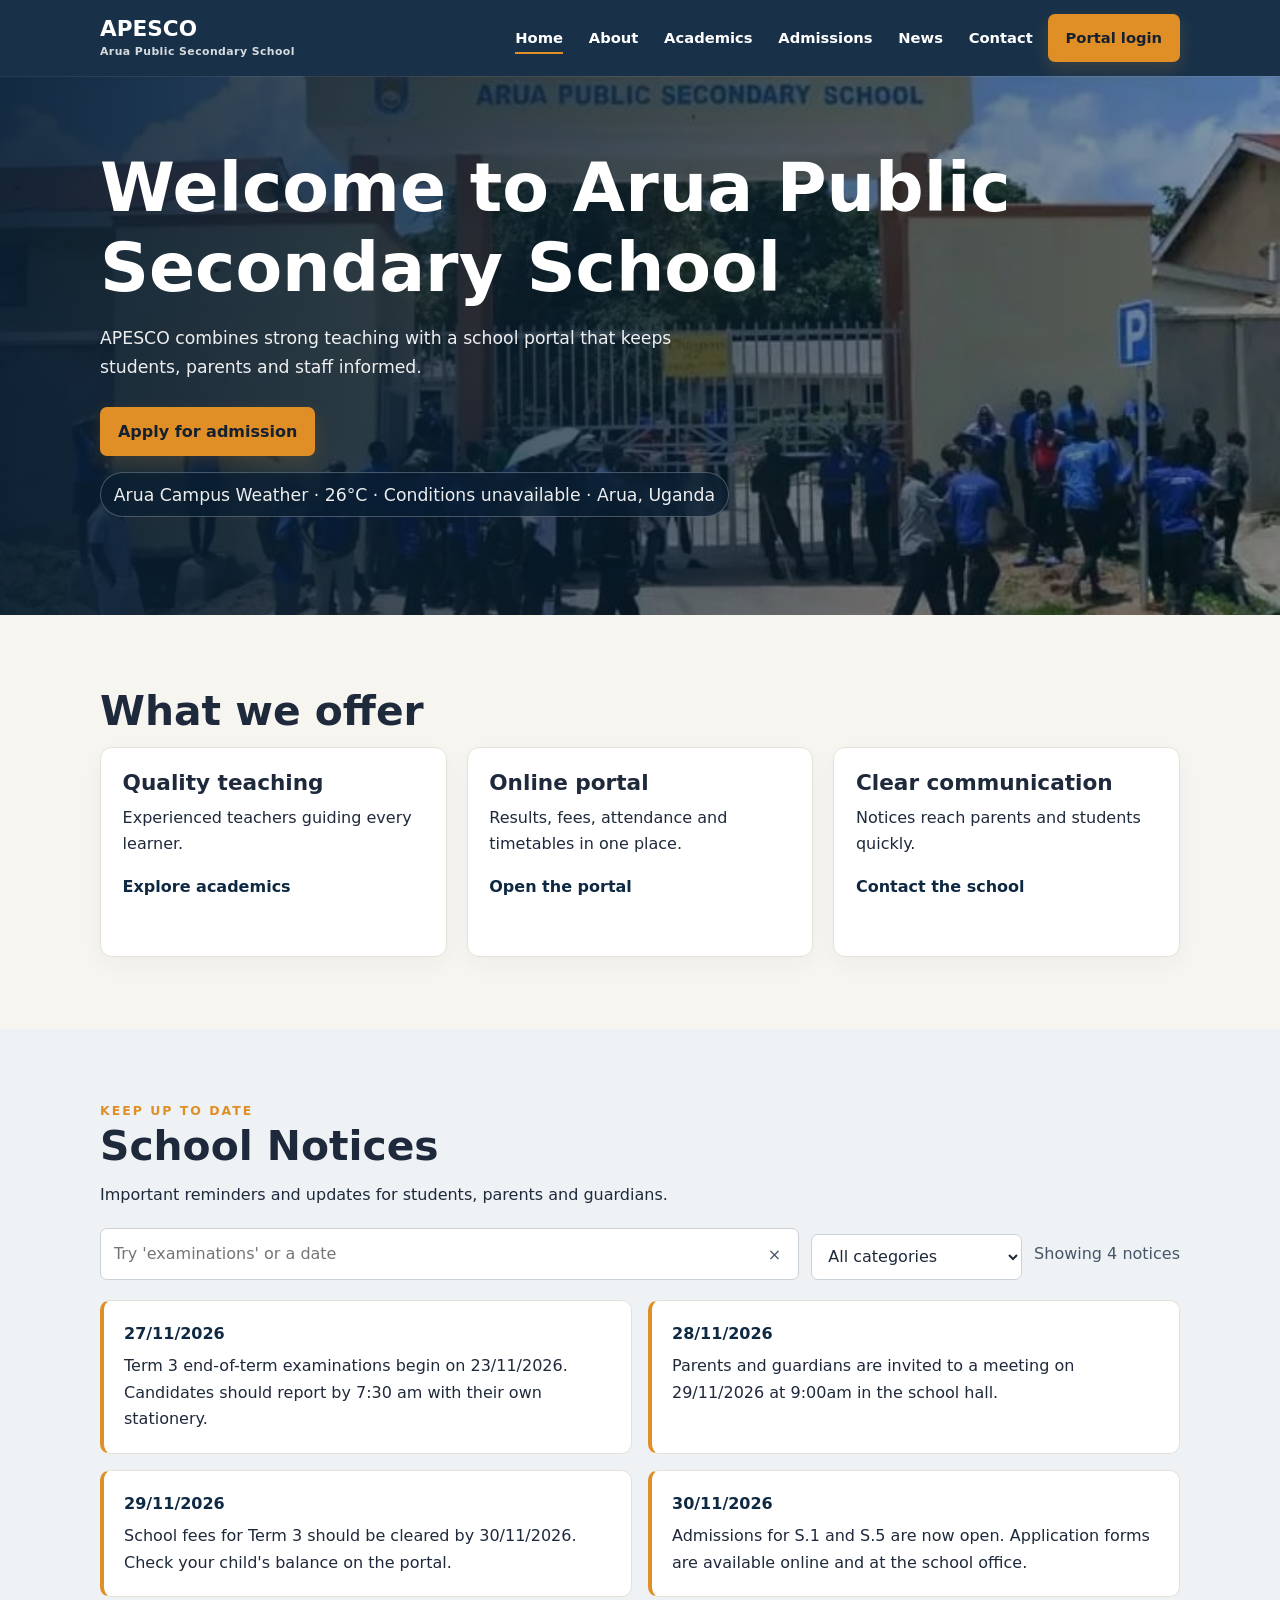
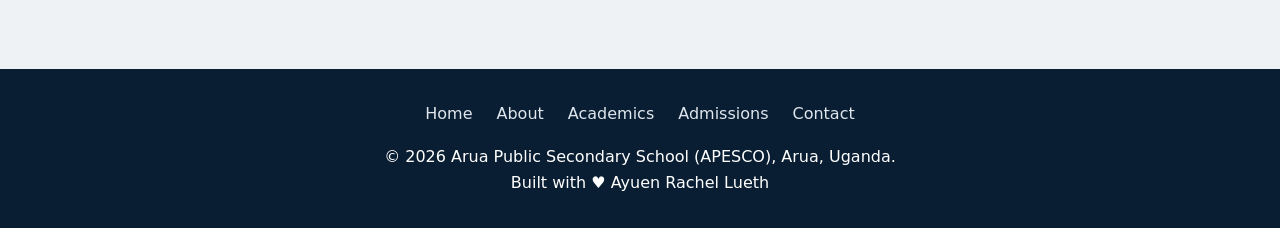
<file: index.html>
<!DOCTYPE html>
<html lang="en">
<head>
  <meta charset="UTF-8">
  <meta name="viewport" content="width=device-width, initial-scale=1">
  <title>Home | APESCO</title>
  <link rel="stylesheet" href="styles.css">
</head>
<body>
  <header class="home-header">
    <div class="wrap">
      <a class="brand" href="index.html">
        APESCO
        <small>Arua Public Secondary School</small>
      </a>
      <button
        class="menu-toggle"
        type="button"
        aria-label="Open navigation menu"
        aria-controls="home-navigation"
        aria-expanded="false"
      >
        <span></span>
        <span></span>
        <span></span>
      </button>
      <nav class="home-nav" id="home-navigation">
        <a href="index.html" class="on">Home</a>
        <a href="about.html">About</a>
        <a href="academics.html">Academics</a>
        <a href="admissions.html">Admissions</a>
        <a href="news.html">News</a>
        <a href="contact.html">Contact</a>
        <a class="btn" href="login.html">Portal login</a>
      </nav>
    </div>
  </header>

  <div class="hero home-hero">
    <div class="wrap">
      <h1>Welcome to Arua Public Secondary School</h1>
      <p>APESCO combines strong teaching with a school portal that keeps students, parents and staff informed.</p>
      <a class="btn" href="admissions.html">Apply for admission</a>
    </div>
  </div>

  <main>
    <section>
      <div class="wrap">
        <h2>What we offer</h2>
        <div class="grid">
          <a class="card offer-card" href="academics.html">
            <h3>Quality teaching</h3>
            <p>Experienced teachers guiding every learner.</p>
            <span class="card-link">Explore academics</span>
          </a>
          <a class="card offer-card" href="login.html">
            <h3>Online portal</h3>
            <p>Results, fees, attendance and timetables in one place.</p>
            <span class="card-link">Open the portal</span>
          </a>
          <a class="card offer-card" href="contact.html">
            <h3>Clear communication</h3>
            <p>Notices reach parents and students quickly.</p>
            <span class="card-link">Contact the school</span>
          </a>
        </div>
      </div>
    </section>

    <section class="notices-section">
      <div class="wrap">
        <div class="notices-heading">
          <p class="section-label">KEEP UP TO DATE</p>
          <h2>School Notices</h2>
          <p>Important reminders and updates for students, parents and guardians.</p>
        </div>
        <div class="notice-toolbar">
          <div class="search-box">
            <input id="notice-search" type="search" placeholder="Try 'examinations' or a date" aria-label="Search notices">
            <button class="clear-search" type="button" aria-label="Clear notice search" title="Clear search">×</button>
          </div>
          <select id="notice-category" aria-label="Filter notices by category">
            <option value="all">All categories</option>
            <option value="academics">Academics</option>
            <option value="parents">Parents &amp; Guardians</option>
            <option value="fees">Fees</option>
            <option value="admissions">Admissions</option>
          </select>
          <p id="notice-count" class="notice-count" aria-live="polite">Showing 4 notices</p>
        </div>
        <ul class="notices" id="school-notices">
          <li data-category="academics"><b>27/11/2026</b> Term 3 end-of-term examinations begin on 23/11/2026. Candidates should report by 7:30 am with their own stationery.</li>
          <li data-category="parents"><b>28/11/2026</b> Parents and guardians are invited to a meeting on 29/11/2026 at 9:00am in the school hall.</li>
          <li data-category="fees"><b>29/11/2026</b> School fees for Term 3 should be cleared by 30/11/2026. Check your child's balance on the portal.</li>
          <li data-category="admissions"><b>30/11/2026</b> Admissions for S.1 and S.5 are now open. Application forms are available online and at the school office.</li>
        </ul>
        <p id="notice-empty" class="notice-empty" hidden>No matching notices found</p>
      </div>
    </section>
  </main>

  <footer>
    <div class="wrap">&copy; 2026 Arua Public Secondary School(APESCO). Arua, Uganda.</div>
    <div class="wrap">Built with ❤️ Ayuen Rachel Lueth</div>
  </footer>
  <script src="js/api.js"></script>
  <script src="app.js"></script>
</body>
</html>
</file>
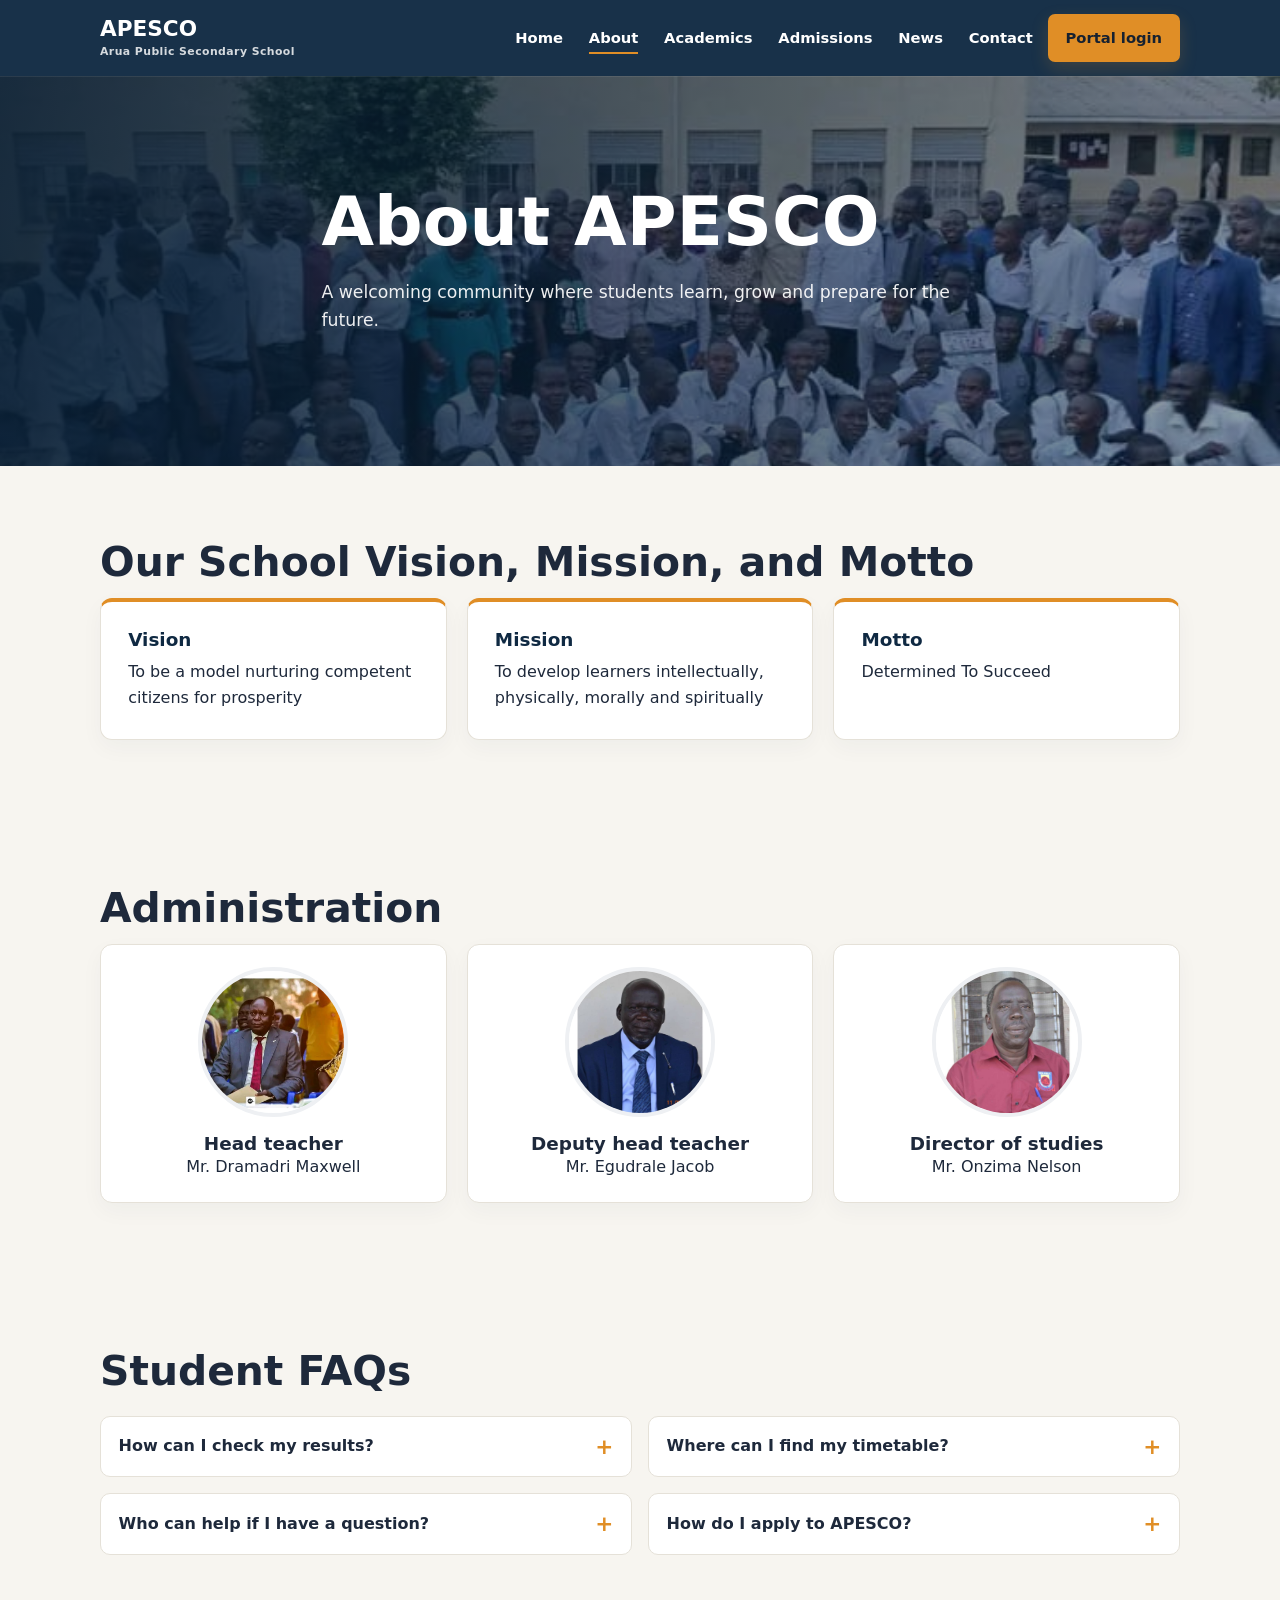
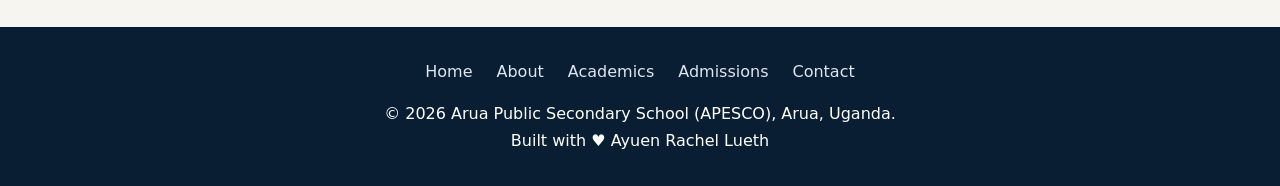
<file: about.html>
<!DOCTYPE html>
<html lang="en">
<head>
  <meta charset="UTF-8">
  <meta name="viewport" content="width=device-width, initial-scale=1">
  <title>About | APESCO</title>
  <link rel="stylesheet" href="styles.css">
</head>
<body>
<header>
  <div class="wrap">
    <a class="brand" href="index.html">APESCO<small>Arua Public Secondary School</small></a>
    <nav>
      <a href="index.html">Home</a>
      <a href="about.html" class="on">About</a>
      <a href="academics.html">Academics</a>
      <a href="admissions.html">Admissions</a>
      <a href="news.html">News</a>
      <a href="contact.html">Contact</a>
      <a class="btn" href="login.html">Portal login</a>
    </nav>
  </div>
</header>

<div class="hero about-hero">
  <div class="wrap">
    <h1>About APESCO</h1>
    <p>A welcoming community where students learn, grow and prepare for the future.</p>
  </div>
</div>
<main>
  <section>
    <div class="wrap">
      <h2>Our School Vision, Mission, and Motto</h2>
      <div class="value-grid">
        <article class="card value-card"><h3>Vision</h3><p>To be a model nurturing competent citizens for prosperity</p></article>
        <article class="card value-card"><h3>Mission</h3><p>To develop learners intellectually, physically, morally and spiritually</p></article>
        <article class="card value-card"><h3>Motto</h3><p>Determined To Succeed</p></article>
      </div>
    </div>
  </section>
  <section>
    <div class="wrap">
      <h2>Administration</h2>
      <div class="grid staff-grid">
        <div class="card staff-card">
          <img class="staff-photo" src="H.jpeg" alt="Mr. Dramadri Maxwell">
          <h3>Head teacher</h3>
          <p>Mr. Dramadri Maxwell</p>
        </div>
        <div class="card staff-card">
          <img class="staff-photo" src="DH.jpeg" alt="Mr. Egudrale Jacob">
          <h3>Deputy head teacher</h3>
          <p>Mr. Egudrale Jacob</p>
        </div>
        <div class="card staff-card">
          <img class="staff-photo" src="D.jpeg" alt="Mr. Onzima Nelson">
          <h3>Director of studies</h3>
          <p>Mr. Onzima Nelson</p>
        </div>
      </div>
    </div>
  </section>
  <section>
    <div class="wrap">
      <h2>Student FAQs</h2>
      <div class="faq-grid">
        <details class="faq-item">
          <summary>How can I check my results?</summary>
          <p>Sign in to the student portal to view your marks and grades.</p>
        </details>
        <details class="faq-item">
          <summary>Where can I find my timetable?</summary>
          <p>Your current timetable is available on your student dashboard.</p>
        </details>
        <details class="faq-item">
          <summary>Who can help if I have a question?</summary>
          <p>Speak with your class teacher or visit the school administration office.</p>
        </details>
        <details class="faq-item">
          <summary>How do I apply to APESCO?</summary>
          <p>Visit the <a href="admissions.html">Admissions page</a> for application information.</p>
        </details>
      </div>
    </div>
  </section>
</main>

<footer>
  <div class="wrap">&copy; 2026 Arua Public Secondary School (APESCO). Arua, Uganda.</div>
</footer>
<script src="app.js"></script>
</body>
</html>
</file>
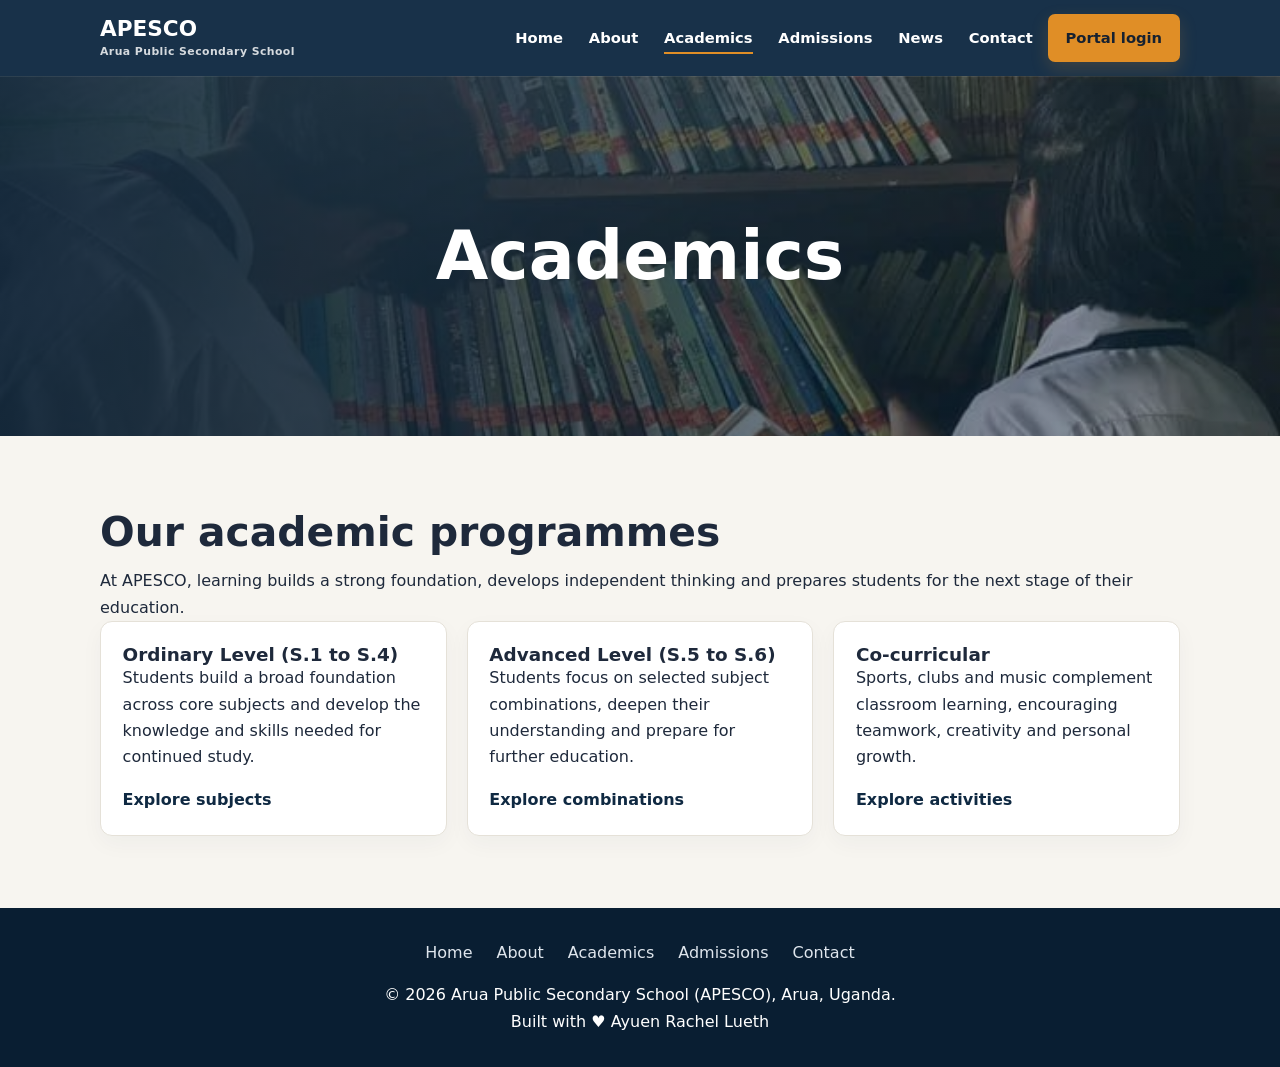
<file: academics.html>
<!DOCTYPE html>
<html lang="en">
<head>
  <meta charset="UTF-8">
  <meta name="viewport" content="width=device-width, initial-scale=1">
  <title>Academics | APESCO</title>
  <link rel="stylesheet" href="styles.css">
</head>
<body>
<header>
  <div class="wrap">
    <a class="brand" href="index.html">APESCO<small>Arua Public Secondary School</small></a>
    <nav>
      <a href="index.html">Home</a>
      <a href="about.html">About</a>
      <a href="academics.html" class="on">Academics</a>
      <a href="admissions.html">Admissions</a>
      <a href="news.html">News</a>
      <a href="contact.html">Contact</a>
      <a class="btn" href="login.html">Portal login</a>
    </nav>
  </div>
</header>

<div class="hero academics-hero">
  <div class="wrap">
    <h1>Academics</h1>
  </div>
</div>
<main>
  <section>
    <div class="wrap">
      <h2>Our academic programmes</h2>
      <p>At APESCO, learning builds a strong foundation, develops independent thinking and prepares students for the next stage of their education.</p>
      <div class="grid">
        <div class="card programme-card">
          <h3>Ordinary Level (S.1 to S.4)</h3>
          <p>Students build a broad foundation across core subjects and develop the knowledge and skills needed for continued study.</p>
          <p class="programme-preview">Explore subjects: English, Mathematics, Biology, Chemistry, Physics, Geography, History, CRE, Agriculture and Computer Studies.</p>
          <button class="programme-toggle" type="button" aria-expanded="false">Explore subjects</button>
        </div>
        <div class="card programme-card">
          <h3>Advanced Level (S.5 to S.6)</h3>
          <p>Students focus on selected subject combinations, deepen their understanding and prepare for further education.</p>
          <p class="programme-preview">Sample combinations include PEM, PCM, PCB, MEG, HED and BUM, subject to school placement and availability.</p>
          <button class="programme-toggle" type="button" aria-expanded="false">Explore combinations</button>
        </div>
        <div class="card programme-card">
          <h3>Co-curricular</h3>
          <p>Sports, clubs and music complement classroom learning, encouraging teamwork, creativity and personal growth.</p>
          <p class="programme-preview">Activities include football, athletics, netball, volleyball, music, debate, science club and community service.</p>
          <button class="programme-toggle" type="button" aria-expanded="false">Explore activities</button>
        </div>
      </div>
    </div>
  </section>
</main>

<footer>
  <div class="wrap">&copy; 2026 Arua Public Secondary School (APESCO). Arua, Uganda.</div>
</footer>
<script src="app.js"></script>
</body>
</html>
</file>
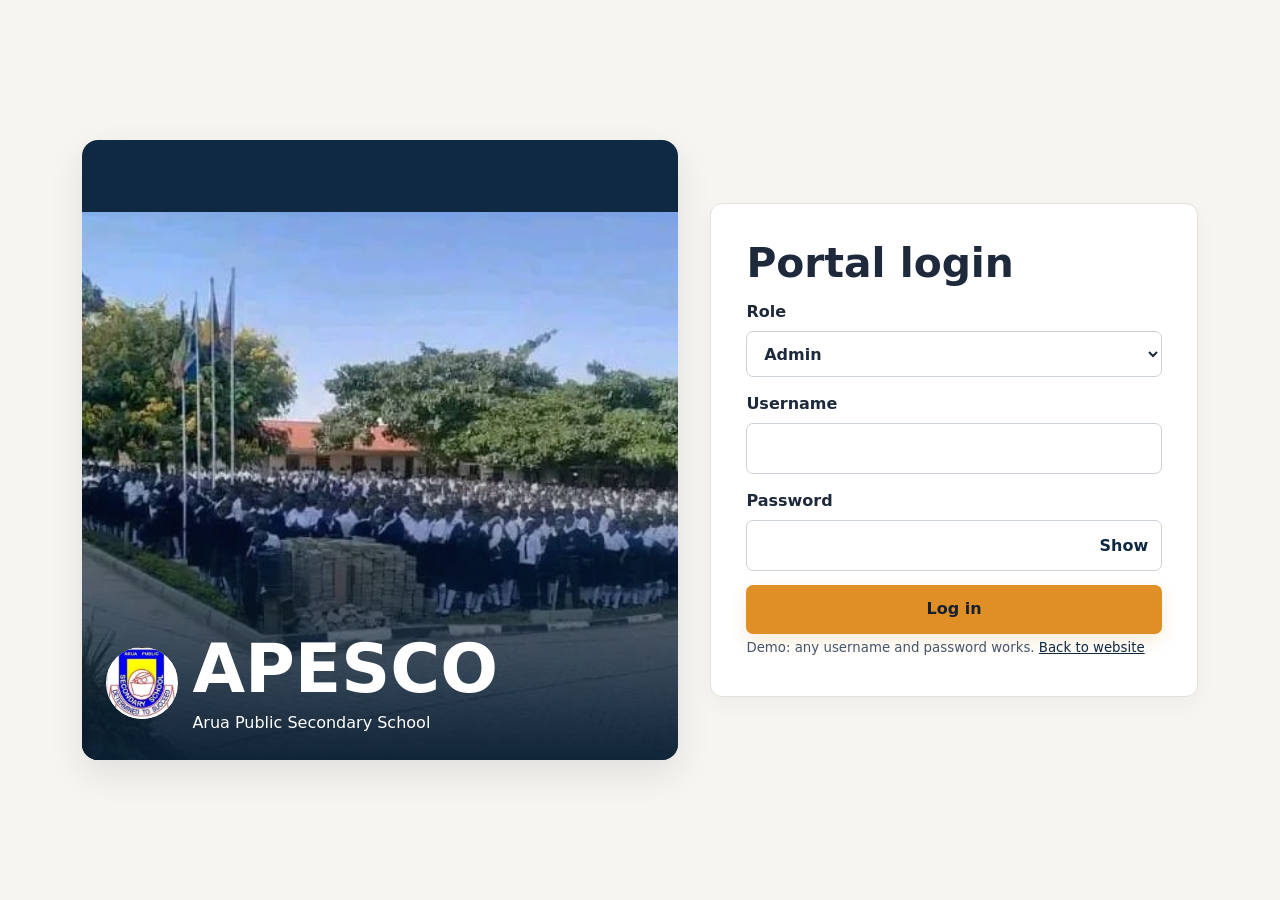
<file: admin-dashboard.html>
<!DOCTYPE html>
<html lang="en">
<head>
  <meta charset="UTF-8">
  <meta name="viewport" content="width=device-width, initial-scale=1">
  <title>Admin | APESCO Portal</title>
  <link rel="stylesheet" href="styles.css">
</head>
<body data-role="admin">
  <div class="app">
    <aside class="side">
      <h2>APESCO</h2>
      <a href="#users">Users</a>
      <a href="#notices">Notices</a>
      <a href="#records">Records</a>
      <a href="index.html">Public website</a>
    </aside>

    <main class="main">
      <header class="top">
        <h1>Admin dashboard</h1>
        <div>
          Signed in as <b class="uname"></b>
          <button class="btn" type="button" id="out">Log out</button>
        </div>
      </header>

      <div class="stats" aria-label="School summary">
        <div class="card stat"><b>842</b>Students</div>
        <div class="card stat"><b>48</b>Teachers</div>
        <div class="card stat"><b>72%</b>Fees collected</div>
      </div>

      <section aria-labelledby="users">
        <h2 id="users">Users</h2>
        <div class="tw">
          <table>
            <thead>
              <tr>
                <th scope="col">Name</th>
                <th scope="col">Role</th>
                <th scope="col">Status</th>
              </tr>
            </thead>
            <tbody>
              <tr><td>Achan Grace</td><td>Teacher</td><td>Active</td></tr>
              <tr><td>Okello James</td><td>Student</td><td>Active</td></tr>
              <tr><td>Drateru Peter</td><td>Parent</td><td>Active</td></tr>
            </tbody>
          </table>
        </div>
      </section>

      <section aria-labelledby="notices">
        <h2 id="notices">Post a notice</h2>
        <form id="nform">
          <label>
            Notice
            <input name="t" required>
          </label>
          <button class="btn" type="submit">Publish notice</button>
        </form>
        <ul id="nlist">
          <li>Term 3 exams begin next month.</li>
        </ul>
      </section>

      <section aria-labelledby="records">
        <h2 id="records">School records</h2>
        <div class="tw">
          <table>
            <thead>
              <tr>
                <th scope="col">Class</th>
                <th scope="col">Students</th>
                <th scope="col">Class teacher</th>
              </tr>
            </thead>
            <tbody>
              <tr><td>S.1</td><td>210</td><td>[Name]</td></tr>
              <tr><td>S.2</td><td>200</td><td>[Name]</td></tr>
              <tr><td>S.3</td><td>220</td><td>[Name]</td></tr>
            </tbody>
          </table>
        </div>
      </section>

      <p><small>Sample data for demonstration.</small></p>
    </main>
  </div>
  <script src="portal.js"></script>
</body>
</html>
</file>
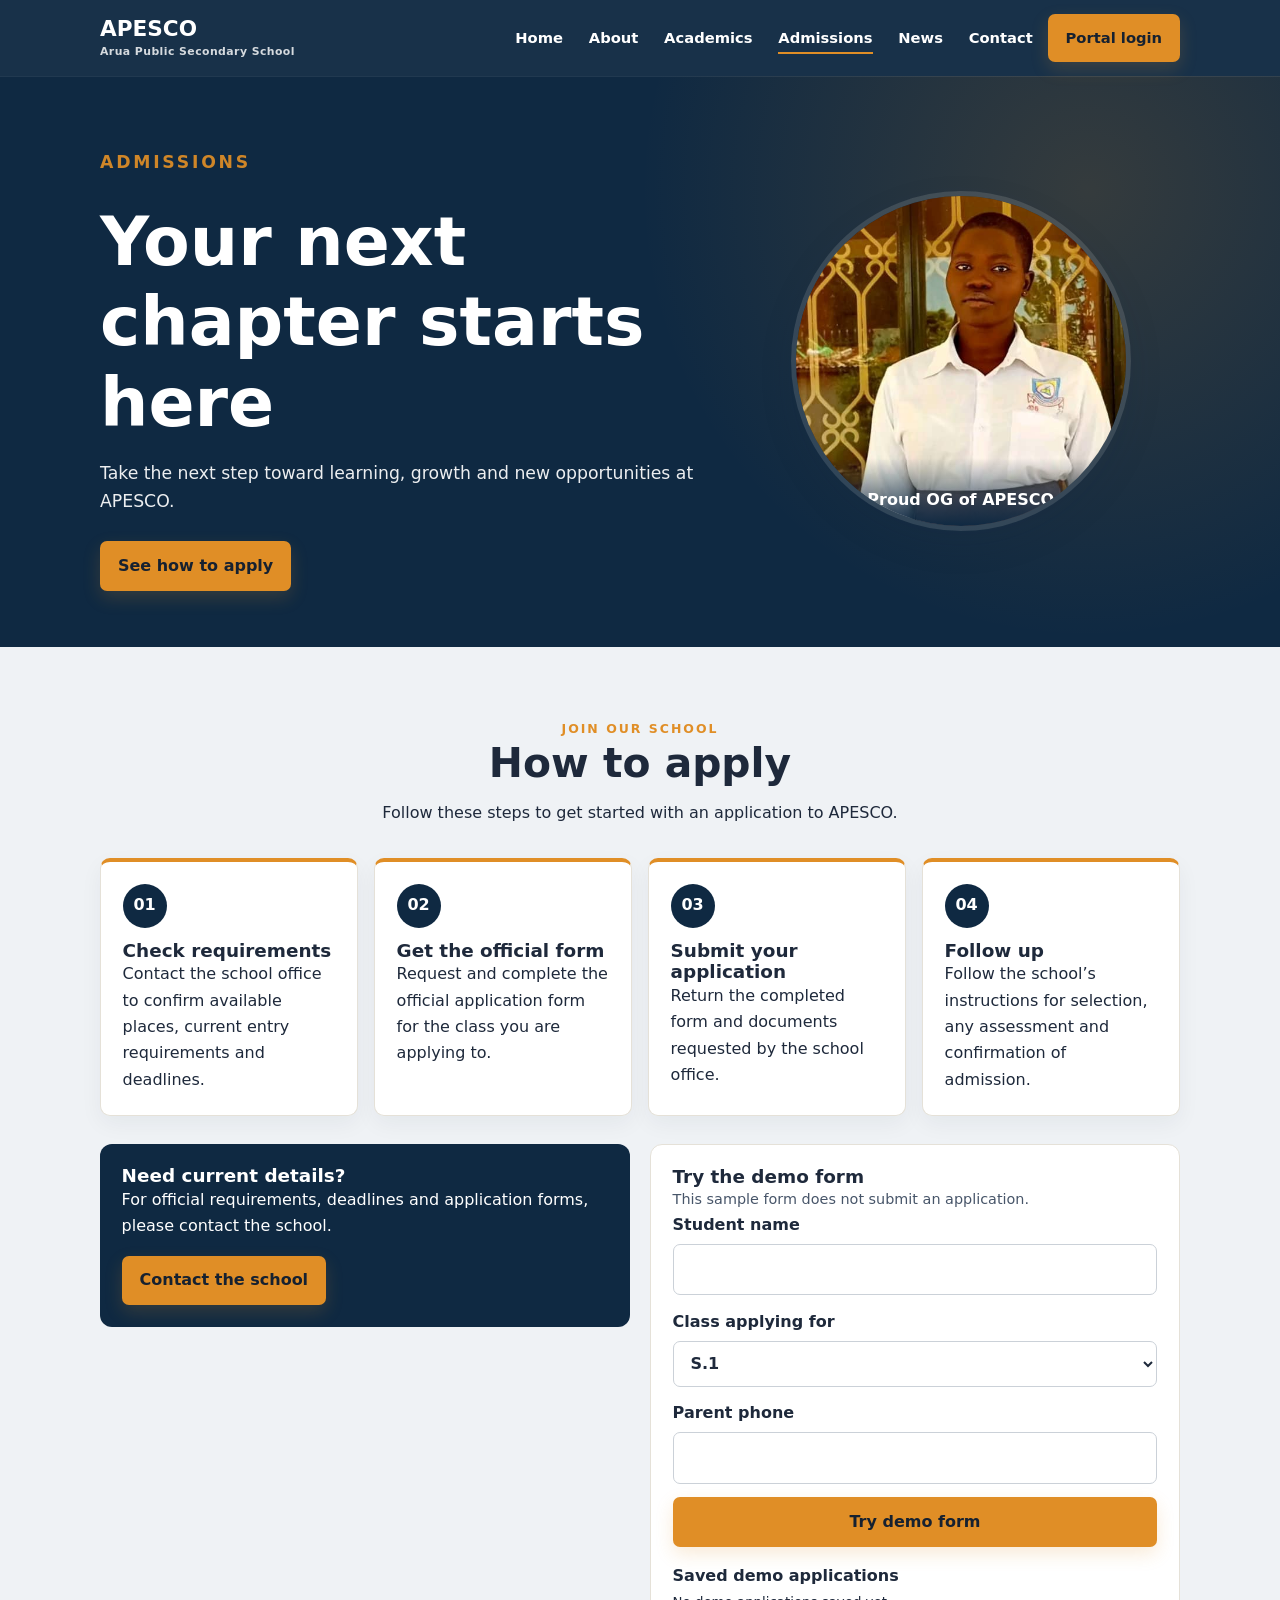
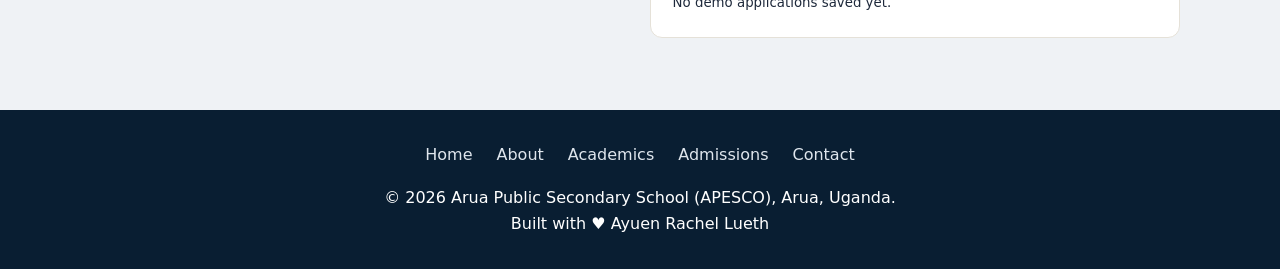
<file: admissions.html>
<!DOCTYPE html>
<html lang="en">
<head>
  <meta charset="UTF-8">
  <meta name="viewport" content="width=device-width, initial-scale=1">
  <title>Admissions | APESCO</title>
  <link rel="stylesheet" href="styles.css">
</head>
<body>
<header>
  <div class="wrap">
    <a class="brand" href="index.html">APESCO<small>Arua Public Secondary School</small></a>
    <nav>
      <a href="index.html">Home</a>
      <a href="about.html">About</a>
      <a href="academics.html">Academics</a>
      <a href="admissions.html" class="on">Admissions</a>
      <a href="news.html">News</a>
      <a href="contact.html">Contact</a>
      <a class="btn" href="login.html">Portal login</a>
    </nav>
  </div>
</header>

<div class="hero admissions-hero">
  <div class="wrap">
    <div class="admissions-hero-copy">
      <p class="section-label">ADMISSIONS</p>
      <h1>Your next chapter starts here</h1>
      <p>Take the next step toward learning, growth and new opportunities at APESCO.</p>
      <a class="btn" href="#application">See how to apply</a>
    </div>
    <figure class="admissions-hero-visual">
      <img
        class="admissions-hero-photo"
        src="A'level.jpeg"
        alt="APESCO student wearing school uniform"
      >
      <figcaption class="admissions-hero-caption">Proud OG of APESCO</figcaption>
    </figure>
  </div>
</div>
<main>
  <section class="admissions-section" id="application">
    <div class="wrap">
      <div class="admissions-heading">
        <p class="section-label">JOIN OUR SCHOOL</p>
        <h2>How to apply</h2>
        <p>Follow these steps to get started with an application to APESCO.</p>
      </div>

      <div class="admissions-layout">
        <ol class="application-steps">
          <li class="application-step">
            <span class="step-number" aria-hidden="true">01</span>
            <h3>Check requirements</h3>
            <p>Contact the school office to confirm available places, current entry requirements and deadlines.</p>
          </li>
          <li class="application-step">
            <span class="step-number" aria-hidden="true">02</span>
            <h3>Get the official form</h3>
            <p>Request and complete the official application form for the class you are applying to.</p>
          </li>
          <li class="application-step">
            <span class="step-number" aria-hidden="true">03</span>
            <h3>Submit your application</h3>
            <p>Return the completed form and documents requested by the school office.</p>
          </li>
          <li class="application-step">
            <span class="step-number" aria-hidden="true">04</span>
            <h3>Follow up</h3>
            <p>Follow the school’s instructions for selection, any assessment and confirmation of admission.</p>
          </li>
        </ol>
      </div>

      <div class="admissions-actions">
          <aside class="application-note">
            <h3>Need current details?</h3>
            <p>For official requirements, deadlines and application forms, please contact the school.</p>
            <a class="btn" href="contact.html">Contact the school</a>
          </aside>

          <div class="application-demo-card">
            <h3>Try the demo form</h3>
            <p>This sample form does not submit an application.</p>
            <form class="application-demo" data-demo>
              <label>
                Student name
                <input name="student" required>
              </label>
              <label>
                Class applying for
                <select name="class">
                  <option>S.1</option>
                  <option>S.2</option>
                  <option>S.3</option>
                  <option>S.5</option>
                </select>
              </label>
              <label>
                Parent phone
                <input name="phone" type="tel" required>
              </label>
              <button class="btn" type="submit">Try demo form</button>
            </form>
        </div>
      </div>
    </div>
  </section>
</main>

<footer>
  <div class="wrap">&copy; 2026 Arua Public Secondary School (APESCO). Arua, Uganda.</div>
</footer>
<script src="js/api.js"></script>
<script src="app.js"></script>
</body>
</html>
</file>
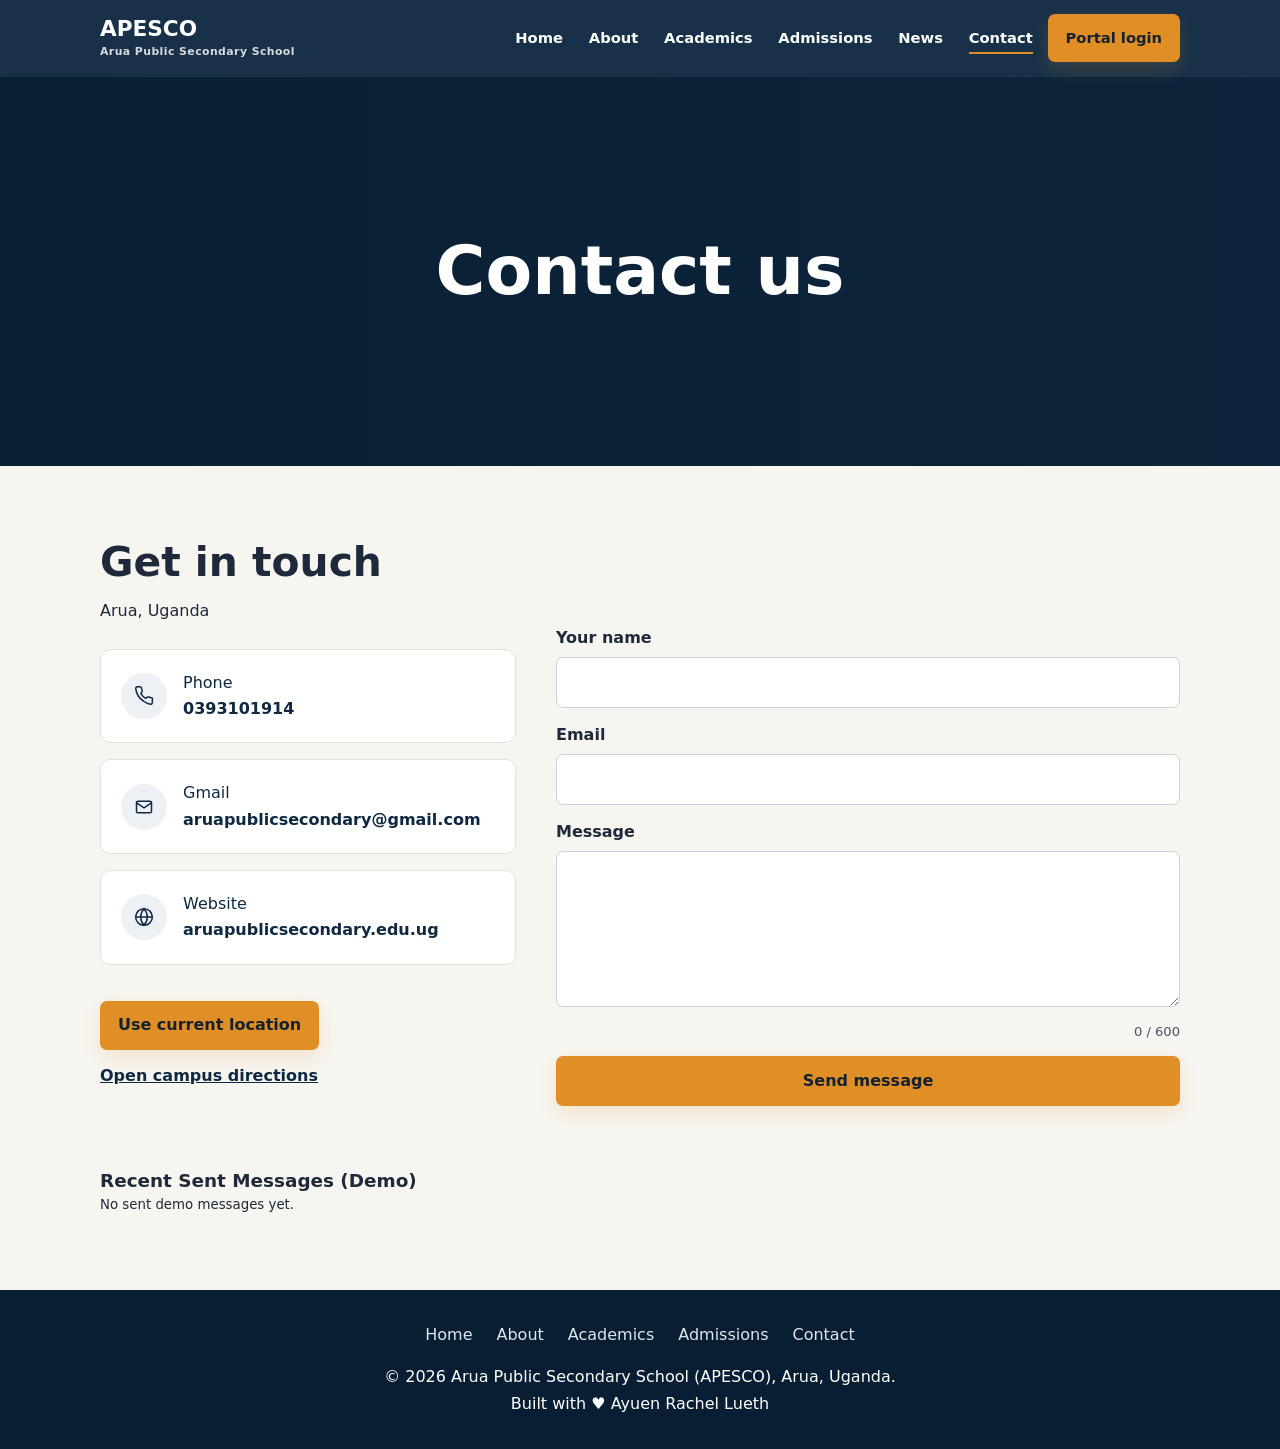
<file: contact.html>
<!DOCTYPE html>
<html lang="en">
<head>
  <meta charset="UTF-8">
  <meta name="viewport" content="width=device-width, initial-scale=1">
  <title>Contact | APESCO</title>
  <link rel="stylesheet" href="styles.css">
</head>
<body>
<header>
  <div class="wrap">
    <a class="brand" href="index.html">APESCO<small>Arua Public Secondary School</small></a>
    <nav>
      <a href="index.html">Home</a>
      <a href="about.html">About</a>
      <a href="academics.html">Academics</a>
      <a href="admissions.html">Admissions</a>
      <a href="news.html">News</a>
      <a href="contact.html" class="on">Contact</a>
      <a class="btn" href="login.html">Portal login</a>
    </nav>
  </div>
</header>

<div class="hero">
  <div class="wrap">
    <h1>Contact us</h1>
  </div>
</div>
<main>
  <section>
    <div class="wrap">
      <h2>Get in touch</h2>
      <p>Arua, Uganda</p>
      <div class="contact-layout">
      <div>
      <div class="contact-links contact-cards" aria-label="Contact options">
        <a class="contact-link contact-card" href="tel:0393101914">
          <span class="contact-icon" aria-hidden="true">
            <svg viewBox="0 0 24 24" fill="none" stroke="currentColor" stroke-width="1.8" stroke-linecap="round" stroke-linejoin="round">
              <path d="M22 16.92v3a2 2 0 0 1-2.18 2A19.79 19.79 0 0 1 11.19 18a19.5 19.5 0 0 1-6-6A19.79 19.79 0 0 1 2.09 3.18 2 2 0 0 1 4.08 1h3a2 2 0 0 1 2 1.72c.12.96.36 1.9.7 2.8a2 2 0 0 1-.45 2.11L8.06 8.94a16 16 0 0 0 6 6l1.31-1.27a2 2 0 0 1 2.11-.45c.9.34 1.84.58 2.8.7A2 2 0 0 1 22 16.92Z"/>
            </svg>
          </span>
          <span class="contact-link-text">
            <span>Phone</span>
            <strong>0393101914</strong>
          </span>
        </a>
        <a class="contact-link contact-card" href="mailto:aruapublicsecondary@gmail.com">
          <span class="contact-icon" aria-hidden="true">
            <svg viewBox="0 0 24 24" fill="none" stroke="currentColor" stroke-width="1.8" stroke-linecap="round" stroke-linejoin="round">
              <rect x="3" y="5" width="18" height="14" rx="2"/>
              <path d="m3 7 9 6 9-6"/>
            </svg>
          </span>
          <span class="contact-link-text">
            <span>Gmail</span>
            <strong>aruapublicsecondary@gmail.com</strong>
          </span>
        </a>
        <a
          class="contact-link contact-card"
          href="http://www.aruapublicsecondary.edu.ug"
          target="_blank"
          rel="noopener noreferrer"
        >
          <span class="contact-icon" aria-hidden="true">
            <svg viewBox="0 0 24 24" fill="none" stroke="currentColor" stroke-width="1.8" stroke-linecap="round" stroke-linejoin="round">
              <circle cx="12" cy="12" r="10"/>
              <path d="M2 12h20M12 2a15.3 15.3 0 0 1 4 10 15.3 15.3 0 0 1-4 10 15.3 15.3 0 0 1-4-10 15.3 15.3 0 0 1 4-10Z"/>
            </svg>
          </span>
          <span class="contact-link-text">
            <span>Website</span>
            <strong>aruapublicsecondary.edu.ug</strong>
          </span>
        </a>
      </div>
      </div>
      <form data-demo>
        <label>Your name<input name="name" required></label>
        <label>Email<input name="email" type="email" required></label>
        <label>Message<textarea name="message" rows="5" maxlength="600" required></textarea></label>
        <span class="character-count" aria-live="polite">0 / 600</span>
        <button class="btn" type="submit">Send message</button>
      </form>
      </div>
    </div>
  </section>
</main>

<footer>
  <div class="wrap">&copy; 2026 Arua Public Secondary School (APESCO). Arua, Uganda.</div>
</footer>
<script src="js/api.js"></script>
<script src="app.js"></script>
</body>
</html>
</file>
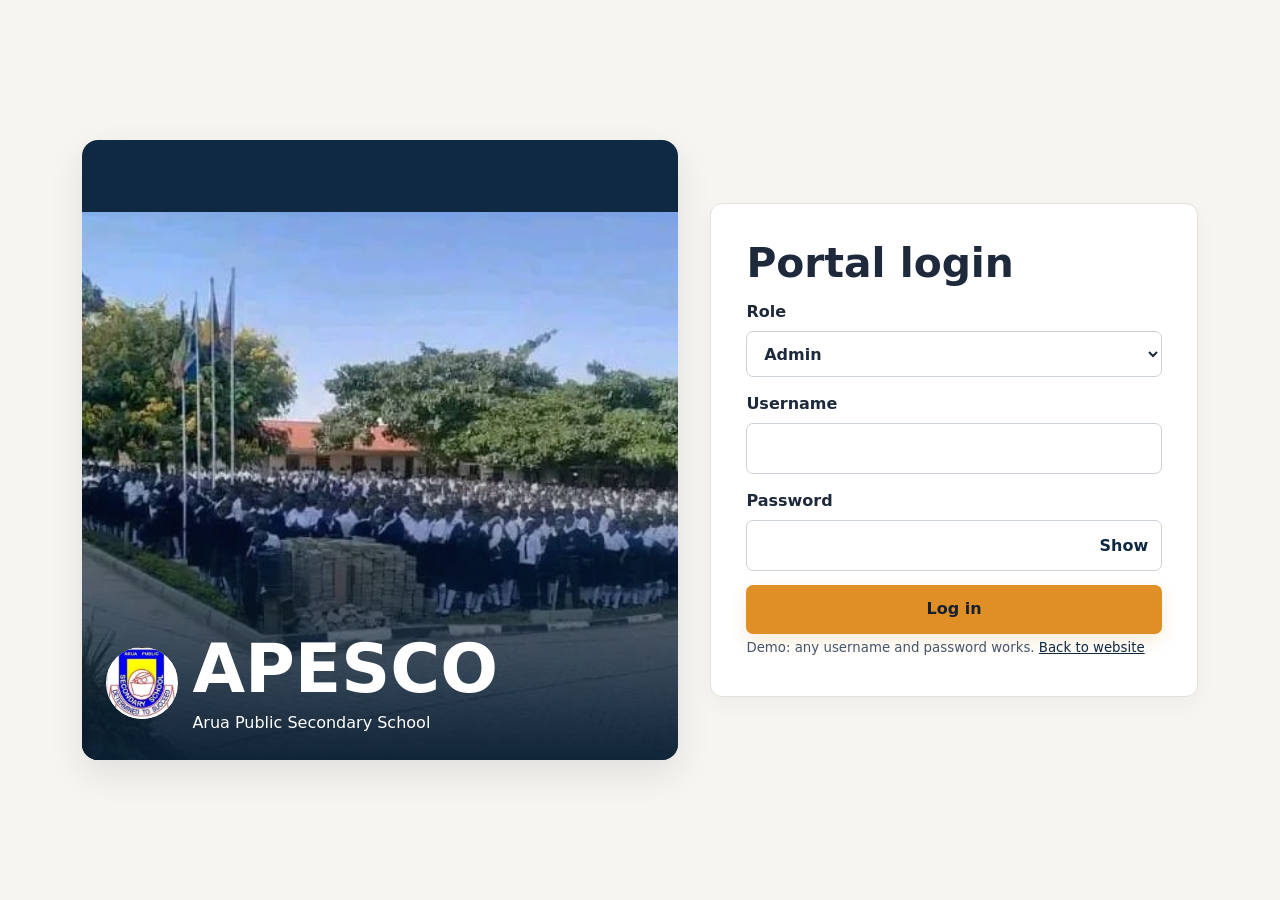
<file: login.html>
<!DOCTYPE html>
<html lang="en">
<head>
  <meta charset="UTF-8">
  <meta name="viewport" content="width=device-width, initial-scale=1">
  <title>Login | APESCO Portal</title>
  <link rel="stylesheet" href="styles.css">
</head>
<body>
  <main class="login-layout">
    <section class="login-photo">
      <img
        class="login-photo-image"
        src="C.jpeg"
        alt="Students gathered for a school assembly at APESCO"
      >
      <div class="login-brand">
        <img src="LOGO.jpeg" alt="">
        <div>
          <h1>APESCO</h1>
          <p>Arua Public Secondary School</p>
        </div>
      </div>
    </section>

    <section class="login card">
      <h2>Portal login</h2>
      <form id="login">
        <label>
          Role
          <select name="role">
            <option value="admin">Admin</option>
            <option value="teacher">Teacher</option>
            <option value="student">Student</option>
            <option value="parent">Parent</option>
          </select>
        </label>

        <label>
          Username
          <input name="user" required>
        </label>

        <label>
          Password
          <div class="password-wrap">
            <input name="pass" type="password" required>
            <button class="password-toggle" type="button" aria-label="Show password">Show</button>
          </div>
        </label>

        <button class="btn" type="submit">Log in</button>
      </form>

      <p>
        <small>
          Demo: any username and password works.
          <a href="index.html">Back to website</a>
        </small>
      </p>
    </section>
  </main>

  <script src="js/api.js"></script>
  <script src="portal.js"></script>
</body>
</html>
</file>
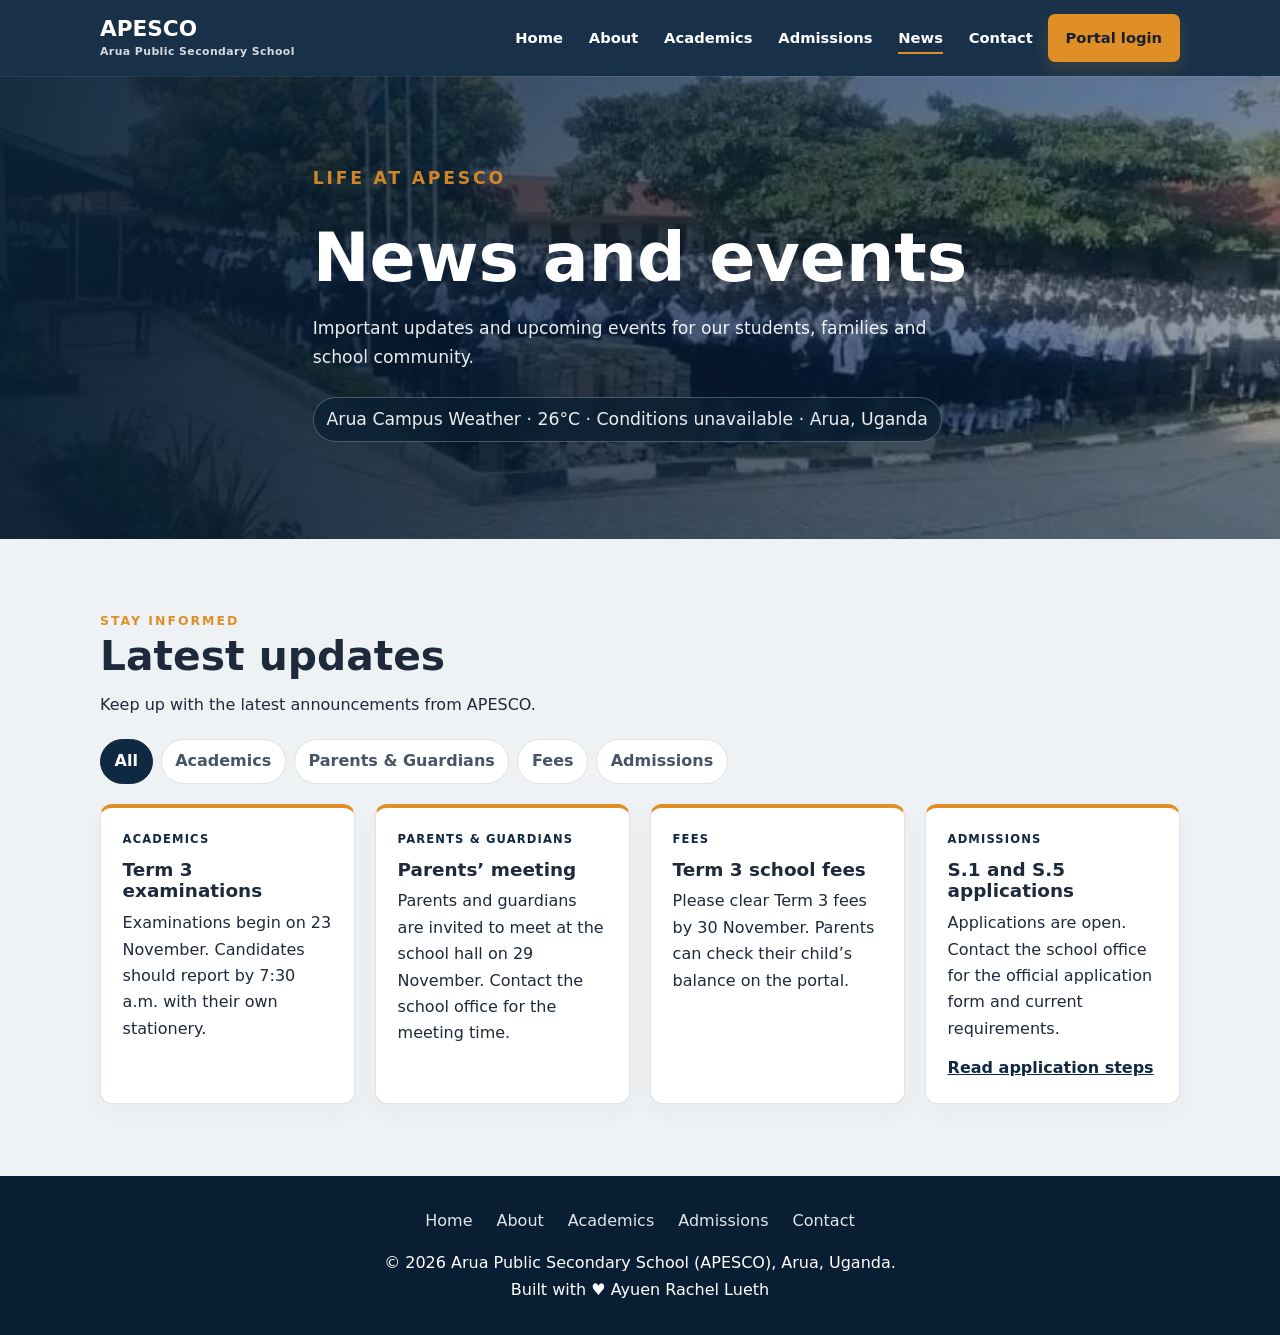
<file: news.html>
<!DOCTYPE html>
<html lang="en">
<head>
  <meta charset="UTF-8">
  <meta name="viewport" content="width=device-width, initial-scale=1">
  <title>News | APESCO</title>
  <link rel="stylesheet" href="styles.css">
</head>
<body>
<header>
  <div class="wrap">
    <a class="brand" href="index.html">APESCO<small>Arua Public Secondary School</small></a>
    <nav>
      <a href="index.html">Home</a>
      <a href="about.html">About</a>
      <a href="academics.html">Academics</a>
      <a href="admissions.html">Admissions</a>
      <a href="news.html" class="on">News</a>
      <a href="contact.html">Contact</a>
      <a class="btn" href="login.html">Portal login</a>
    </nav>
  </div>
</header>

<div class="hero news-hero">
  <div class="wrap">
    <p class="section-label">LIFE AT APESCO</p>
    <h1>News and events</h1>
    <p>Important updates and upcoming events for our students, families and school community.</p>
  </div>
</div>
<main>
  <section class="news-section">
    <div class="wrap">
      <div class="news-heading">
        <p class="section-label">STAY INFORMED</p>
        <h2>Latest updates</h2>
        <p>Keep up with the latest announcements from APESCO.</p>
      </div>
      <div class="filter-pills" aria-label="Filter news">
        <button class="filter-pill active" type="button" data-filter="all">All</button>
        <button class="filter-pill" type="button" data-filter="academics">Academics</button>
        <button class="filter-pill" type="button" data-filter="parents">Parents &amp; Guardians</button>
        <button class="filter-pill" type="button" data-filter="fees">Fees</button>
        <button class="filter-pill" type="button" data-filter="admissions">Admissions</button>
      </div>
      <div class="grid news-grid">
        <article class="card news-card" data-category="academics">
          <p class="news-category">Academics</p>
          <h3>Term 3 examinations</h3>
          <p>Examinations begin on 23 November. Candidates should report by 7:30 a.m. with their own stationery.</p>
        </article>
        <article class="card news-card" data-category="parents">
          <p class="news-category">Parents &amp; guardians</p>
          <h3>Parents’ meeting</h3>
          <p>Parents and guardians are invited to meet at the school hall on 29 November. Contact the school office for the meeting time.</p>
        </article>
        <article class="card news-card" data-category="fees">
          <p class="news-category">Fees</p>
          <h3>Term 3 school fees</h3>
          <p>Please clear Term 3 fees by 30 November. Parents can check their child’s balance on the portal.</p>
        </article>
        <article class="card news-card" data-category="admissions">
          <p class="news-category">Admissions</p>
          <h3>S.1 and S.5 applications</h3>
          <p>Applications are open. Contact the school office for the official application form and current requirements.</p>
          <a class="news-link" href="admissions.html">Read application steps</a>
        </article>
      </div>
    </div>
  </section>
</main>

<footer>
  <div class="wrap">&copy; 2026 Arua Public Secondary School (APESCO). Arua, Uganda.</div>
</footer>
<script src="js/api.js"></script>
<script src="app.js"></script>
</body>
</html>
</file>
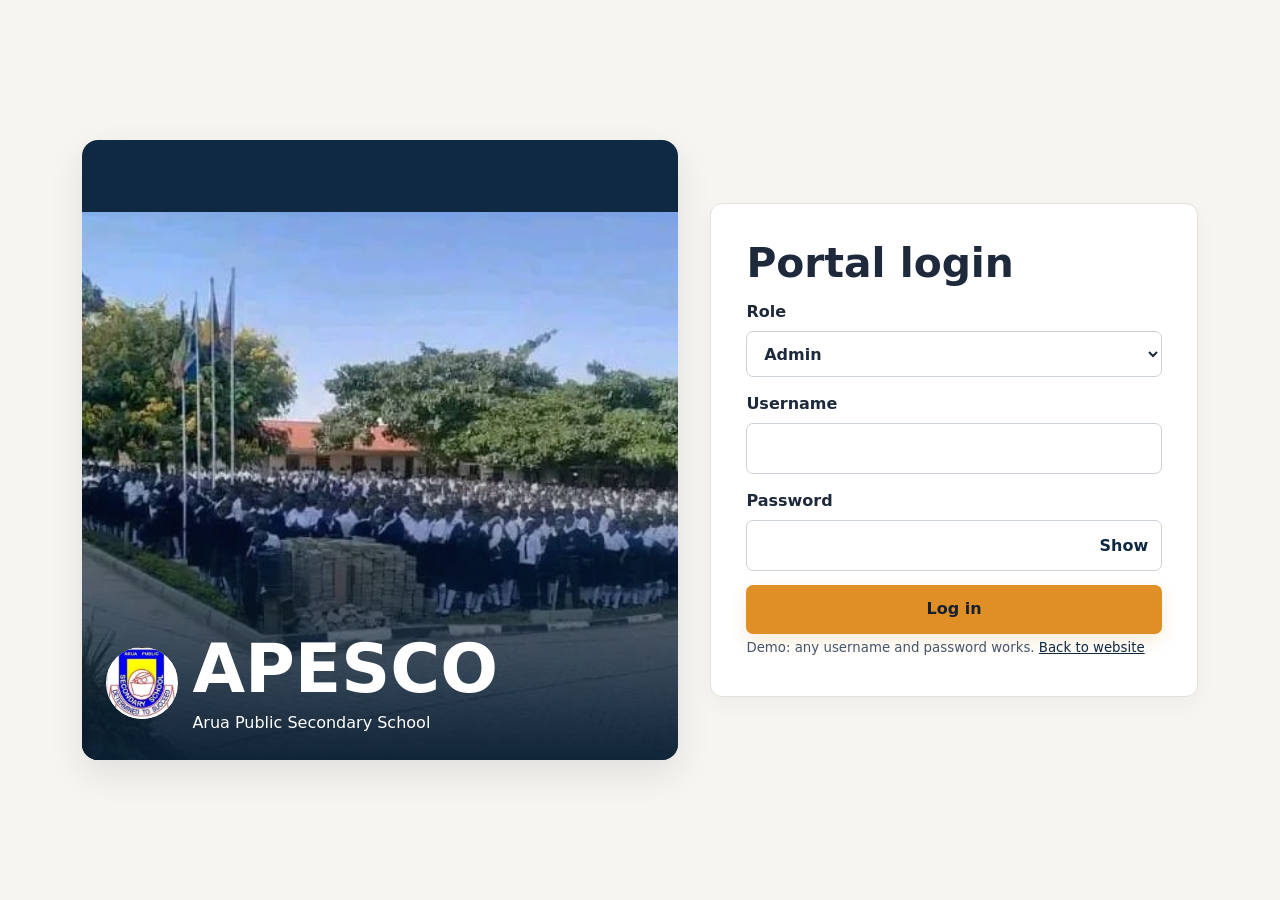
<file: parent-dashboard.html>
<!DOCTYPE html>
<html lang="en">
<head>
  <meta charset="UTF-8">
  <meta name="viewport" content="width=device-width, initial-scale=1">
  <title>Parent | APESCO Portal</title>
  <link rel="stylesheet" href="styles.css">
</head>
<body data-role="parent">
  <div class="app">
    <aside class="side">
      <h2>APESCO</h2>
      <a href="#results">Child results</a>
      <a href="#fees">Fees</a>
      <a href="#notices">Notices</a>
      <a href="index.html">Public website</a>
    </aside>

    <main class="main">
      <header class="top">
        <h1>Parent dashboard</h1>
        <div>
          Signed in as <b class="uname"></b>
          <button class="btn" type="button" id="out">Log out</button>
        </div>
      </header>

      <div class="stats" aria-label="Child summary">
        <div class="card stat"><b>Okello James</b>Child</div>
        <div class="card stat"><b>94%</b>Attendance</div>
        <div class="card stat"><b>UGX 150,000</b>Fee balance</div>
      </div>

      <section aria-labelledby="results">
        <h2 id="results">Child results</h2>
        <div class="tw">
          <table>
            <thead>
              <tr>
                <th scope="col">Subject</th>
                <th scope="col">Mark</th>
                <th scope="col">Grade</th>
              </tr>
            </thead>
            <tbody>
              <tr>
                <td>Mathematics</td>
                <td>78</td>
                <td>A</td>
              </tr>
              <tr>
                <td>English</td>
                <td>69</td>
                <td>B</td>
              </tr>
            </tbody>
          </table>
        </div>
      </section>

      <section aria-labelledby="fees">
        <h2 id="fees">Fees</h2>
        <div class="tw">
          <table>
            <thead>
              <tr>
                <th scope="col">Item</th>
                <th scope="col">Amount</th>
                <th scope="col">Paid</th>
              </tr>
            </thead>
            <tbody>
              <tr>
                <td>Tuition</td>
                <td>UGX 450,000</td>
                <td>UGX 300,000</td>
              </tr>
            </tbody>
          </table>
        </div>
      </section>

      <section aria-labelledby="notices">
        <h2 id="notices">Notices</h2>
        <ul>
          <li>Parents meeting this Saturday.</li>
        </ul>
      </section>
    </main>
  </div>
  <script src="portal.js"></script>
</body>
</html>
</file>
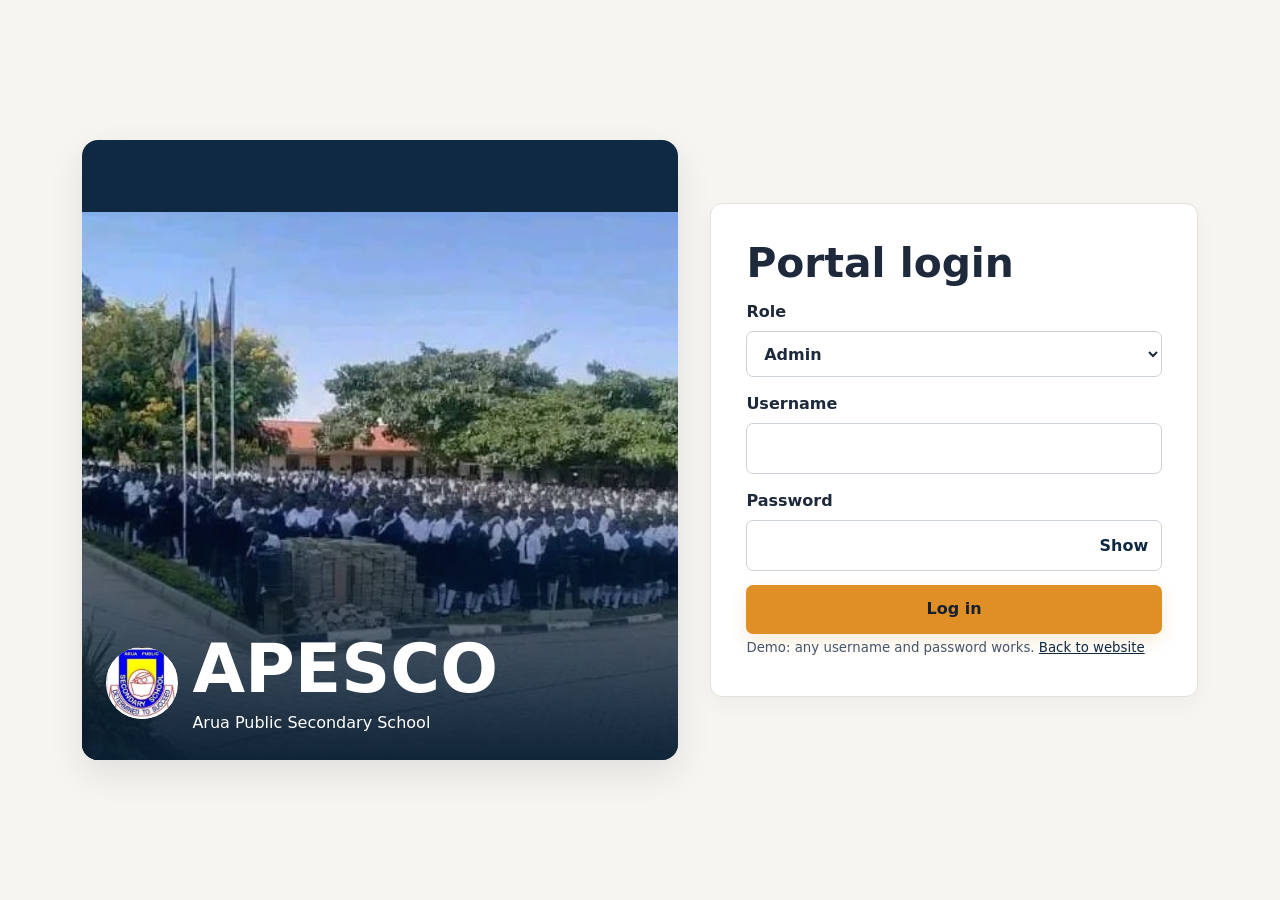
<file: student-dashboard.html>
<!DOCTYPE html>
<html lang="en">
<head>
  <meta charset="UTF-8">
  <meta name="viewport" content="width=device-width, initial-scale=1">
  <title>Student | APESCO Portal</title>
  <link rel="stylesheet" href="styles.css">
</head>
<body data-role="student">
  <div class="app">
    <aside class="side">
      <h2>APESCO</h2>
      <a href="#results">My results</a>
      <a href="#timetable">Timetable</a>
      <a href="#notices">Notices</a>
      <a href="index.html">Public website</a>
    </aside>

    <main class="main">
      <header class="top">
        <h1>Student dashboard</h1>
        <div>
          Signed in as <b class="uname"></b>
          <button class="btn" type="button" id="out">Log out</button>
        </div>
      </header>

      <div class="stats" aria-label="Student summary">
        <div class="card stat"><b>72%</b>Average</div>
        <div class="card stat"><b>94%</b>Attendance</div>
        <div class="card stat"><b>UGX 150,000</b>Fee balance</div>
      </div>

      <section aria-labelledby="results">
        <h2 id="results">My results</h2>
        <div class="tw">
          <table>
            <thead>
              <tr>
                <th scope="col">Subject</th>
                <th scope="col">Mark</th>
                <th scope="col">Grade</th>
              </tr>
            </thead>
            <tbody>
              <tr><td>Mathematics</td><td>78</td><td>A</td></tr>
              <tr><td>English</td><td>69</td><td>B</td></tr>
              <tr><td>Biology</td><td>70</td><td>B</td></tr>
            </tbody>
          </table>
        </div>
      </section>

      <section aria-labelledby="timetable">
        <h2 id="timetable">Timetable</h2>
        <div class="tw">
          <table>
            <thead>
              <tr>
                <th scope="col">Day</th>
                <th scope="col">Subject</th>
                <th scope="col">Time</th>
              </tr>
            </thead>
            <tbody>
              <tr><td>Monday</td><td>Mathematics</td><td>8:00</td></tr>
              <tr><td>Tuesday</td><td>English</td><td>10:00</td></tr>
            </tbody>
          </table>
        </div>
      </section>

      <section aria-labelledby="notices">
        <h2 id="notices">Notices</h2>
        <ul>
          <li>Term 3 exams begin next month.</li>
        </ul>
      </section>
    </main>
  </div>
  <script src="portal.js"></script>
</body>
</html>
</file>
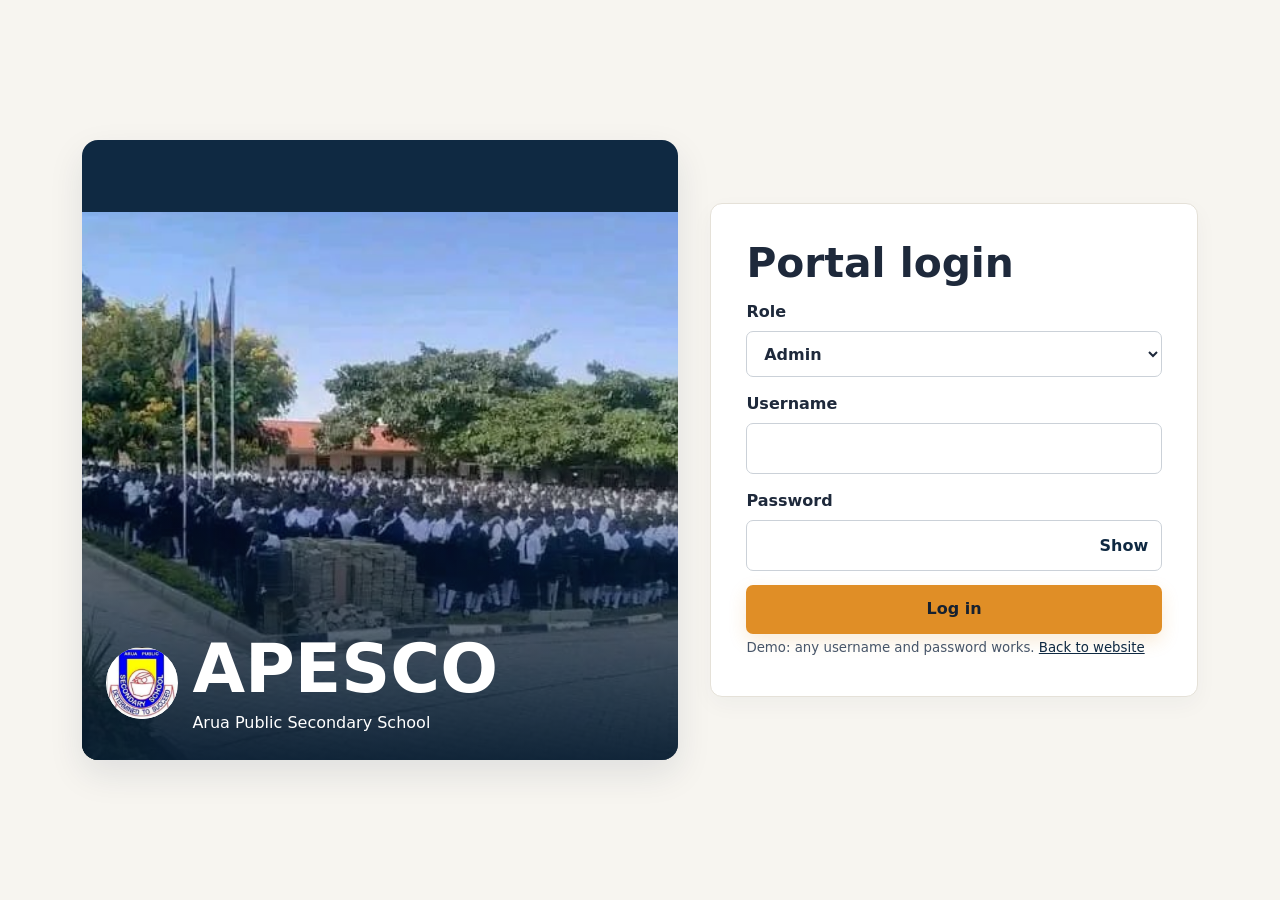
<file: teacher-dashboard.html>
<!DOCTYPE html>
<html lang="en">
<head>
  <meta charset="UTF-8">
  <meta name="viewport" content="width=device-width, initial-scale=1">
  <title>Teacher | APESCO Portal</title>
  <link rel="stylesheet" href="styles.css">
</head>
<body data-role="teacher">
  <div class="app">
    <aside class="side">
      <h2>APESCO</h2>
      <a href="#results">Enter results</a>
      <a href="#attendance">Attendance</a>
      <a href="#timetable">Timetable</a>
      <a href="index.html">Public website</a>
    </aside>

    <main class="main">
      <header class="top">
        <h1>Teacher dashboard</h1>
        <div>
          Signed in as <b class="uname"></b>
          <button class="btn" type="button" id="out">Log out</button>
        </div>
      </header>

      <div class="stats" aria-label="Teacher summary">
        <div class="card stat"><b>4</b>Classes</div>
        <div class="card stat"><b>160</b>Students</div>
        <div class="card stat"><b>2</b>Marks pending</div>
      </div>

      <section aria-labelledby="results">
        <h2 id="results">Enter results (S.3 Mathematics)</h2>
        <div class="tw">
          <table>
            <thead>
              <tr>
                <th scope="col">Student</th>
                <th scope="col">Mark /100</th>
              </tr>
            </thead>
            <tbody>
              <tr>
                <td>Okello James</td>
                <td><input type="number" min="0" max="100" aria-label="Okello James mark"></td>
              </tr>
              <tr>
                <td>Aber Sarah</td>
                <td><input type="number" min="0" max="100" aria-label="Aber Sarah mark"></td>
              </tr>
            </tbody>
          </table>
        </div>
      </section>

      <section aria-labelledby="attendance">
        <h2 id="attendance">Mark attendance</h2>
        <div class="tw">
          <table>
            <thead>
              <tr>
                <th scope="col">Student</th>
                <th scope="col">Present</th>
              </tr>
            </thead>
            <tbody>
              <tr>
                <td>Okello James</td>
                <td><input type="checkbox" checked aria-label="Okello James present"></td>
              </tr>
              <tr>
                <td>Aber Sarah</td>
                <td><input type="checkbox" checked aria-label="Aber Sarah present"></td>
              </tr>
            </tbody>
          </table>
        </div>
      </section>

      <section aria-labelledby="timetable">
        <h2 id="timetable">My timetable</h2>
        <div class="tw">
          <table>
            <thead>
              <tr>
                <th scope="col">Day</th>
                <th scope="col">Time</th>
                <th scope="col">Class</th>
              </tr>
            </thead>
            <tbody>
              <tr><td>Monday</td><td>8:00</td><td>S.3A</td></tr>
              <tr><td>Tuesday</td><td>10:00</td><td>S.2B</td></tr>
            </tbody>
          </table>
        </div>
      </section>
    </main>
  </div>
  <script src="portal.js"></script>
</body>
</html>
</file>
<file: styles.css>
:root {
  --navy:#0f2942;
  --navy-2:#091e32;
  --gold:#e08e26;
  --gold-hover:#c97b1a;
  --cream:#f7f5f0;
  --white:#fff;
  --border:#e5e1d8;
  --ink:#1e293b;
  --slate:#475569;
  --shadow:0 14px 35px rgba(15,41,66,.10);
}

*{box-sizing:border-box;margin:0;padding:0}
html{scroll-behavior:smooth;overflow-x:hidden}
body{font:16px/1.65 "Inter","Segoe UI",system-ui,sans-serif;color:var(--ink);background:var(--cream);overflow-x:clip}
img{max-width:100%}
a{color:var(--navy)}
button,input,select,textarea{font:inherit}
:focus-visible{outline:3px solid var(--gold);outline-offset:3px}
h1,h2,h3{line-height:1.18}
h1{font-size:clamp(2.25rem,6vw,4.25rem)}
h2{font-size:clamp(1.75rem,4vw,2.55rem)}
h3{font-size:1.15rem}
.wrap{max-width:1120px;margin:auto;padding-inline:1.25rem}
.section-label,.eyebrow{color:var(--gold);font-size:.78rem;font-weight:800;letter-spacing:.16em;text-transform:uppercase}

.site-header{position:sticky;top:0;z-index:50;background:rgba(15,41,66,.96);color:#fff;box-shadow:0 1px 0 rgba(255,255,255,.08);backdrop-filter:blur(14px)}
.site-header .wrap{display:flex;min-height:76px;align-items:center;justify-content:space-between;gap:1rem}
.brand{display:inline-flex;flex-direction:column;color:#fff;text-decoration:none;font-size:1.35rem;font-weight:850;line-height:1.05}
.brand small{margin-top:.35rem;font-size:.68rem;font-weight:700;letter-spacing:.04em;opacity:.82}
.site-nav{display:flex;align-items:center;gap:.25rem}
.site-nav a{position:relative;color:#fff;text-decoration:none;padding:.65rem .68rem;font-weight:650;font-size:.92rem}
.site-nav a:not(.btn)::after{position:absolute;right:.68rem;bottom:.38rem;left:.68rem;height:2px;background:var(--gold);content:"";transform:scaleX(0);transition:.2s}
.site-nav a:hover::after,.site-nav a.on::after{transform:scaleX(1)}
.btn,.site-nav .btn{display:inline-flex;align-items:center;justify-content:center;border:0;border-radius:7px;background:var(--gold);color:#162130!important;text-decoration:none;padding:.72rem 1.12rem;font-weight:800;cursor:pointer;box-shadow:0 7px 18px rgba(224,142,38,.18);transition:.18s}
.btn:hover,.site-nav .btn:hover{background:var(--gold-hover);transform:translateY(-1px)}
.menu-toggle{display:none;width:44px;height:44px;border:1px solid rgba(255,255,255,.25);border-radius:8px;background:transparent;color:#fff;cursor:pointer}
.menu-toggle span{display:block;width:20px;height:2px;margin:5px auto;background:currentColor;transition:.2s}
.menu-backdrop{display:none}

.hero{position:relative;min-height:390px;display:flex;align-items:center;overflow:hidden;background:var(--navy);color:#fff;padding:4.5rem 0}
.hero::after{position:absolute;inset:0;background:linear-gradient(90deg,rgba(9,30,50,.92),rgba(9,30,50,.42));content:""}
.hero>.wrap{position:relative;z-index:1}
.hero p{max-width:58ch;margin:1rem 0 1.6rem;font-size:1.08rem;opacity:.92}
.home-hero{min-height:520px;background:url("P.jpeg") center 42%/cover}
.about-hero{background:url("E.jpeg") center 38%/cover}
.academics-hero{min-height:360px;text-align:center;background:url("L.jpeg") center 42%/cover}
.academics-hero>.wrap{width:100%;text-align:center}
.news-hero{background:url("C.jpeg") center 48%/cover}
.admissions-hero{background:var(--navy);min-height:470px;padding:3.5rem 0}
.admissions-hero::after{background:radial-gradient(circle at 85% 20%,rgba(224,142,38,.18),transparent 38%)}
.admissions-hero .wrap{display:grid;grid-template-columns:1.15fr .85fr;align-items:center;gap:3rem}
.admissions-hero h1{max-width:12ch}
.admissions-hero-visual{position:relative;width:min(340px,100%);aspect-ratio:1;margin:auto;border:5px solid rgba(255,255,255,.12);border-radius:50%;overflow:hidden;box-shadow:var(--shadow)}
.admissions-hero-photo{width:100%;height:100%;object-fit:cover;object-position:center 12%}
.admissions-hero-caption{position:absolute;z-index:2;right:0;bottom:0;left:0;padding:1.8rem .8rem .8rem;background:linear-gradient(transparent,var(--navy));text-align:center;font-weight:800}

main section{padding:4.5rem 0}
main section h2{margin-bottom:.75rem}
main section>p{color:var(--slate)}
.grid{display:grid;grid-template-columns:repeat(3,minmax(0,1fr));gap:1.25rem}
.card{background:#fff;border:1px solid var(--border);border-radius:12px;padding:1.35rem;box-shadow:0 8px 22px rgba(15,41,66,.04)}
.offer-card{min-height:210px;text-decoration:none;color:var(--ink);transition:.22s}
.offer-card h3{font-size:1.35rem;margin-bottom:.6rem}
.offer-card:hover,.offer-card:focus-visible{transform:translateY(-6px);box-shadow:var(--shadow);border-color:rgba(224,142,38,.55)}
.card-link{display:inline-block;margin-top:1rem;color:var(--navy);font-weight:800}

.value-grid{display:grid;grid-template-columns:repeat(3,1fr);gap:1.25rem}
.value-card{border-top:4px solid var(--gold);padding:1.7rem}
.value-card h3{color:var(--navy);margin-bottom:.5rem}
.staff-card{text-align:center}
.staff-photo{width:150px;height:150px;margin:0 auto 1rem;display:block;border:4px solid #eef0f3;border-radius:50%;object-fit:cover}
.faq-grid{display:grid;grid-template-columns:1fr 1fr;gap:1rem;margin-top:1.25rem}
.faq-item{border:1px solid var(--border);border-radius:10px;background:#fff;padding:.75rem 1.1rem}
.faq-item summary{display:flex;justify-content:space-between;align-items:center;cursor:pointer;font-weight:800;list-style:none}
.faq-item summary::-webkit-details-marker{display:none}
.faq-item summary::after{content:"+";color:var(--gold);font-size:1.35rem;transition:.2s}
.faq-item[open] summary::after{transform:rotate(45deg)}
.faq-item p{margin-top:.75rem;color:var(--slate)}

.programme-card{cursor:pointer}
.programme-preview{max-height:0;overflow:hidden;color:var(--slate);transition:max-height .35s ease}
.programme-card.is-open .programme-preview{max-height:180px;margin-top:.85rem}
.programme-toggle{margin-top:1rem;border:0;background:transparent;color:var(--navy);font-weight:800;cursor:pointer}

.admissions-section{background:#eff2f5}
.admissions-heading{text-align:center;max-width:650px;margin:0 auto 2rem}
.admissions-layout{display:block}
.application-steps{display:grid;grid-template-columns:repeat(4,minmax(0,1fr));gap:1rem;list-style:none}
.application-step{min-height:220px;background:#fff;border:1px solid var(--border);border-top:4px solid var(--gold);border-radius:10px;padding:1.35rem;box-shadow:0 8px 22px rgba(15,41,66,.05)}
.step-number{display:grid;width:44px;height:44px;margin-bottom:.75rem;place-items:center;border-radius:50%;background:var(--navy);color:#fff;font-weight:850}
.admissions-actions{display:grid;grid-template-columns:repeat(2,minmax(0,1fr));align-items:start;gap:1.25rem;margin-top:1.75rem}
.application-note,.application-demo-card{border-radius:12px;padding:1.35rem}
.application-note{background:var(--navy);color:#fff}
.application-note .btn{margin-top:1rem}
.application-demo-card{background:#fff;border:1px solid var(--border)}
.application-demo-card>p{color:var(--slate);font-size:.9rem}
.preview-summary,.confirmation-banner,.toast{margin-top:1rem;border-left:4px solid var(--gold);border-radius:8px;background:#fff8e8;padding:.9rem}

form{display:grid;gap:.85rem}
label{display:grid;gap:.35rem;font-weight:750}
input,select,textarea{width:100%;border:1px solid #cbd1d8;border-radius:7px;background:#fff;padding:.72rem .8rem;color:var(--ink)}
.field-error{border-color:#b42318!important}
.form-error{color:#a21d17;font-size:.88rem}

.news-section{background:#eff2f5}
.filter-pills{display:flex;flex-wrap:wrap;gap:.5rem;margin:1.25rem 0}
.filter-pill{border:1px solid var(--border);border-radius:999px;background:#fff;padding:.55rem .85rem;color:var(--slate);cursor:pointer;font-weight:750}
.filter-pill.active{border-color:var(--navy);background:var(--navy);color:#fff}
.news-grid{grid-template-columns:repeat(4,minmax(0,1fr))}
.news-card{border-top:4px solid var(--gold);transition:.22s}
.news-card.hidden{display:none}
.news-category{text-transform:uppercase;color:var(--navy);font-size:.72rem;font-weight:850;letter-spacing:.1em;margin-bottom:.6rem}
.news-card h3{margin-bottom:.5rem}
.news-link{display:inline-block;margin-top:.8rem;font-weight:800}

.contact-links{display:grid;grid-template-columns:repeat(3,1fr);gap:1rem;margin:1.5rem 0 2.25rem}
.contact-link{display:flex;align-items:center;gap:.8rem;padding:1rem;border:1px solid var(--border);border-radius:10px;background:#fff;text-decoration:none}
.contact-icon{display:grid;width:46px;height:46px;flex:none;place-items:center;border-radius:50%;background:#edf1f5;color:var(--navy)}
.contact-icon svg{width:20px;height:20px}
.contact-link-text{display:grid;min-width:0}
.contact-link-text strong{overflow-wrap:anywhere}
.contact-layout{display:grid;grid-template-columns:.8fr 1.2fr;gap:2.5rem}
.contact-layout form{max-width:none}
.character-count{text-align:right;color:var(--slate);font-size:.82rem}
.contact-cards{display:grid;grid-template-columns:repeat(auto-fit,minmax(240px,1fr));gap:1rem}
.contact-card{display:flex;align-items:center;gap:1rem;padding:1.25rem}
.contact-card a,.contact-card p{overflow-wrap:anywhere}

.notices-section{background:#eff2f5}
.notice-toolbar{display:grid;grid-template-columns:minmax(220px,1fr) auto auto;gap:.75rem;align-items:end;margin:1.25rem 0}
.search-box{position:relative}
.search-box input{padding-right:2.5rem}
.clear-search{position:absolute;right:.5rem;bottom:.52rem;width:32px;height:32px;border:0;border-radius:50%;background:transparent;color:var(--slate);cursor:pointer}
.notice-count{align-self:center;color:var(--slate)}
.notices{display:grid;grid-template-columns:repeat(2,1fr);gap:1rem;list-style:none}
.notices li{padding:1.25rem;border:1px solid var(--border);border-left:4px solid var(--gold);border-radius:10px;background:#fff}
.notices li b{display:block;color:var(--navy);margin-bottom:.4rem}
.notice-empty{text-align:center;padding:2rem;border:1px dashed #bbb;border-radius:10px;background:#fff}

.back-to-top{position:fixed;z-index:40;right:1.25rem;bottom:1.25rem;width:46px;height:46px;border:0;border-radius:50%;background:var(--navy);color:#fff;box-shadow:var(--shadow);cursor:pointer;opacity:0;transform:translateY(12px);pointer-events:none;transition:.2s}
.weather-badge{width:max-content;border:1px solid rgba(255,255,255,.28);border-radius:999px;background:rgba(9,30,50,.78);padding:.45rem .8rem;margin-top:1.2rem;font-size:.88rem;backdrop-filter:blur(8px)}
.location-helper{margin-top:1.25rem}.location-helper .btn{margin-right:.75rem}.location-helper p{margin-top:.65rem}
.recent-message-list{display:grid;gap:.7rem;margin-top:.7rem;list-style:none}.recent-message-list li{border:1px solid var(--border);border-radius:8px;background:#fff;padding:.75rem}.admission-demos{margin-top:1rem}
.portal-spinner{display:inline-block;animation:spin .8s linear infinite;font-size:1.5rem}@keyframes spin{to{transform:rotate(360deg)}}#portal-feed ul{display:grid;gap:.65rem;margin-top:.75rem;list-style:none}#portal-feed li{border-bottom:1px solid var(--border);padding:.5rem 0}
.admin-actions{display:flex;flex-wrap:wrap;gap:.7rem}.btn.btn-secondary{background:#e8edf2;color:var(--navy)!important;box-shadow:none}.published-notices{margin-top:1.25rem}.published-notices ul{display:grid;gap:.7rem;list-style:none;margin-top:.7rem}.published-notices li{padding:.75rem;border:1px solid var(--border);border-radius:8px}.published-notices li p{margin-top:.25rem;color:var(--slate)}.form-feedback{color:var(--navy);font-weight:700}
.back-to-top.visible{opacity:1;transform:none;pointer-events:auto}
.reveal{opacity:0;transform:translateY(18px);transition:.55s ease}
.reveal.visible{opacity:1;transform:none}

footer{display:flex;flex-direction:column;align-items:center;gap:1rem;background:var(--navy-2);color:#fff;padding:2rem 1rem;text-align:center}
footer .wrap{display:flex;flex-direction:column;align-items:center;gap:1rem;text-align:center}
footer nav,.footer-links{display:flex;flex-wrap:wrap;justify-content:center;gap:.75rem 1.5rem}
.footer-links a{color:#dfe6ed;text-decoration:none}
footer p{margin:0;overflow-wrap:anywhere}
.footer-credit{text-align:center}

.login-layout{display:grid;grid-template-columns:1.1fr .9fr;max-width:1180px;min-height:100vh;margin:auto;padding:2rem;align-items:center;gap:2rem}
.login-photo{position:relative;min-height:620px;border-radius:16px;overflow:hidden;background:var(--navy);box-shadow:var(--shadow)}
.login-photo::after{position:absolute;inset:0;background:linear-gradient(transparent 45%,rgba(9,30,50,.94));content:""}
.login-photo-image{position:absolute;width:100%;height:100%;object-fit:cover}
.login-brand{position:absolute;z-index:2;right:1.5rem;bottom:1.5rem;left:1.5rem;display:flex;align-items:center;gap:.9rem;color:#fff}
.login-brand img{width:72px;height:72px;border-radius:50%;object-fit:contain;background:#fff}
.login.card{padding:2.2rem}
.password-wrap{position:relative}
.password-wrap input{padding-right:3.5rem}
.password-toggle{position:absolute;right:.4rem;bottom:.38rem;border:0;background:transparent;color:var(--navy);padding:.35rem .45rem;cursor:pointer}
.login-workspace{display:none;min-height:100vh;background:var(--cream)}
.login-workspace.active{display:block}
.workspace-shell{display:grid;grid-template-columns:220px 1fr;min-height:100vh}
.workspace-sidebar{background:var(--navy);color:#fff;padding:1.5rem}
.workspace-sidebar h2{font-size:1.25rem;margin-bottom:1.5rem}
.workspace-sidebar a,.workspace-sidebar button{display:block;width:100%;border:0;background:transparent;color:#fff;text-decoration:none;text-align:left;padding:.7rem;border-radius:6px;cursor:pointer}
.workspace-main{padding:2rem;overflow:hidden}
.workspace-top{display:flex;justify-content:space-between;align-items:center;margin-bottom:1.5rem}
.workspace-grid{display:grid;grid-template-columns:repeat(4,1fr);gap:1rem}
.workspace-panel{margin-top:1.25rem}
.status{display:inline-block;border-radius:999px;background:#e8f5ec;color:#18794e;padding:.25rem .65rem;font-weight:800}

.app{display:grid;grid-template-columns:220px 1fr;min-height:100vh}.side{background:var(--navy);color:#fff;padding:1.5rem}.side h2{margin-bottom:1rem}.side a{display:block;color:#fff;text-decoration:none;padding:.7rem;border-radius:6px}.main{max-width:1100px;margin:auto;padding:2rem}.top{display:flex;justify-content:space-between;align-items:center;margin-bottom:1.25rem}.stats{display:grid;grid-template-columns:repeat(3,1fr);gap:1rem}.main section{padding:1.25rem;margin-top:1.25rem;background:#fff;border:1px solid var(--border);border-radius:10px}.tw{overflow-x:auto}table{width:100%;border-collapse:collapse}th,td{padding:.7rem;border-bottom:1px solid var(--border);text-align:left}th{background:#edf1f5}

@media(max-width:900px){
  .grid,.news-grid,.value-grid{grid-template-columns:1fr 1fr}
  .application-steps{grid-template-columns:repeat(2,minmax(0,1fr))}
  .contact-layout{grid-template-columns:1fr}
  .login-layout{grid-template-columns:1fr}.login-photo{min-height:280px}.workspace-grid{grid-template-columns:1fr 1fr}
  .app{grid-template-columns:170px 1fr}
}
@media(max-width:720px){
  .site-header .wrap{min-height:68px}.menu-toggle{display:block}.site-nav{position:fixed;z-index:60;top:68px;right:0;bottom:0;width:min(86%,330px);display:flex;flex-direction:column;align-items:stretch;gap:.2rem;padding:1rem;background:var(--navy);transform:translateX(100%);transition:.25s}.site-nav.is-open{transform:none}.site-nav a{padding:.85rem}.site-nav .btn{margin-top:.5rem}.menu-backdrop{position:fixed;z-index:55;inset:68px 0 0;background:rgba(0,0,0,.45)}.menu-backdrop.visible{display:block}
  .hero{min-height:330px}.home-hero{min-height:430px}.admissions-hero .wrap{grid-template-columns:1fr}.admissions-hero-visual{width:240px}
  .grid,.news-grid,.value-grid,.faq-grid,.application-steps,.admissions-actions,.contact-links,.notices{grid-template-columns:1fr}.notice-toolbar{grid-template-columns:1fr}.workspace-shell{grid-template-columns:1fr}.workspace-sidebar{position:static}.workspace-grid{grid-template-columns:1fr}.workspace-main{padding:1.25rem}.workspace-top{align-items:flex-start;gap:1rem}
  footer .wrap{flex-direction:column;text-align:center}.footer-credit{text-align:center}
  .app{grid-template-columns:1fr}.side{display:flex;overflow-x:auto}.side h2{display:none}.side a{white-space:nowrap}.main{padding:1.25rem}.top{align-items:flex-start}.stats{grid-template-columns:1fr}.login-layout{padding:1rem}.login-photo{min-height:230px}.login.card{padding:1.25rem}
}
@media(prefers-reduced-motion:reduce){html{scroll-behavior:auto}*,*::before,*::after{transition:none!important}}
</file>
